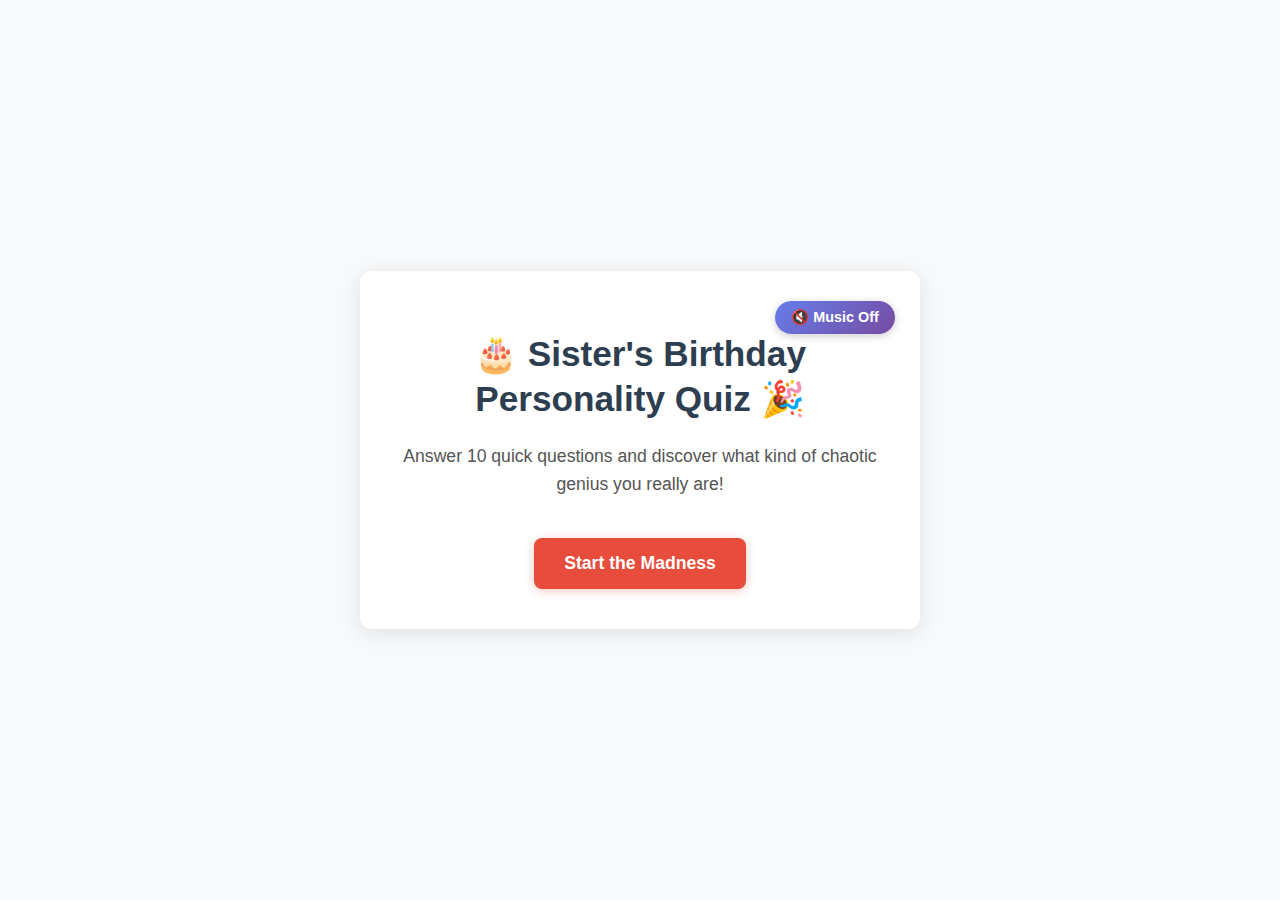
<file: index.html>
<!DOCTYPE html>
<html lang="en">
<head>
  <meta charset="UTF-8" />
  <meta name="viewport" content="width=device-width, initial-scale=1.0"/>
  <meta name="description" content="Find out what kind of chaotic genius you are with this fun personality quiz!">
  <title>Sister's Birthday Quiz</title>
  <style>
    /* Base Styles */
    * {
      box-sizing: border-box;
    }

    body {
      font-family: -apple-system, BlinkMacSystemFont, 'Segoe UI', Roboto, Oxygen, Ubuntu, Cantarell, sans-serif;
      margin: 0;
      padding: 0;
      min-height: 100vh;
      display: flex;
      align-items: center;
      justify-content: center;
      background-color: #f8f9fa;
      color: #333;
      line-height: 1.6;
      transition: all 0.5s ease-in-out;
    }

    #quiz-container {
      width: 100%;
      max-width: 600px;
      margin: 0 auto;
      padding: 20px;
    }

    .content-wrapper {
      background: white;
      border-radius: 12px;
      padding: 30px;
      box-shadow: 0 4px 20px rgba(0,0,0,0.1);
      text-align: center;
      position: relative;
    }

    .screen {
      width: 100%;
      transition: all 0.5s ease;
    }

    .hidden {
      display: none !important;
    }

    /* Header Controls */
    .header-controls {
      position: absolute;
      top: 20px;
      right: 20px;
      z-index: 10;
    }

    /* Music Toggle Button */
    .music-toggle-button {
      background: linear-gradient(135deg, #667eea 0%, #764ba2 100%);
      color: white;
      border: none;
      border-radius: 25px;
      padding: 8px 16px;
      font-size: 0.9rem;
      font-weight: 600;
      cursor: pointer;
      transition: all 0.3s ease;
      box-shadow: 0 2px 8px rgba(0,0,0,0.2);
      display: flex;
      align-items: center;
      gap: 6px;
      min-width: 120px;
      justify-content: center;
    }

    .music-toggle-button:hover {
      transform: translateY(-2px);
      box-shadow: 0 4px 12px rgba(0,0,0,0.3);
      background: linear-gradient(135deg, #764ba2 0%, #667eea 100%);
    }

    .music-toggle-button:active {
      transform: translateY(0);
    }

    .music-toggle-button.playing {
      background: linear-gradient(135deg, #ff6b6b 0%, #ffa502 100%);
      box-shadow: 0 2px 8px rgba(255, 107, 107, 0.3);
    }

    .music-toggle-button.playing:hover {
      background: linear-gradient(135deg, #ffa502 0%, #ff6b6b 100%);
      box-shadow: 0 4px 12px rgba(255, 107, 107, 0.4);
    }

    /* Typography */
    h1 {
      font-size: 2.2rem;
      margin-bottom: 20px;
      color: #2c3e50;
      line-height: 1.3;
      margin-top: 30px;
    }

    h2 {
      font-size: 1.8rem;
      margin-bottom: 20px;
      color: #2c3e50;
      margin-top: 30px;
    }

    .question-text {
      font-size: 1.4rem;
      font-weight: 600;
      margin: 25px 0;
      color: #2c3e50;
      line-height: 1.4;
    }

    .intro-text {
      font-size: 1.1rem;
      margin-bottom: 30px;
      color: #555;
    }

    .result-description {
      font-size: 1.2rem;
      margin-bottom: 30px;
      color: #444;
      line-height: 1.6;
    }

    .sister-response {
      font-style: italic;
      margin: 20px 0;
      padding: 15px;
      background: #f8f9fa;
      border-radius: 8px;
      font-size: 1.1rem;
      color: #666;
      min-height: 60px;
      display: flex;
      align-items: center;
      justify-content: center;
    }

    /* Buttons */
    button {
      padding: 15px 30px;
      font-size: 1.1rem;
      font-weight: 600;
      cursor: pointer;
      border: none;
      border-radius: 8px;
      background-color: #3498db;
      color: white;
      transition: all 0.3s ease;
      margin: 10px 5px;
      min-width: 200px;
      box-shadow: 0 2px 10px rgba(52, 152, 219, 0.3);
    }

    button:hover {
      background-color: #2980b9;
      transform: translateY(-2px);
      box-shadow: 0 4px 15px rgba(52, 152, 219, 0.4);
    }

    button:active {
      transform: translateY(0);
    }

    .start-button {
      background-color: #e74c3c;
      box-shadow: 0 2px 10px rgba(231, 76, 60, 0.3);
    }

    .start-button:hover {
      background-color: #c0392b;
      box-shadow: 0 4px 15px rgba(231, 76, 60, 0.4);
    }

    .restart-button {
      background-color: #27ae60;
      box-shadow: 0 2px 10px rgba(39, 174, 96, 0.3);
    }

    .restart-button:hover {
      background-color: #229954;
      box-shadow: 0 4px 15px rgba(39, 174, 96, 0.4);
    }

    /* Progress Bar */
    #progress-bar {
      height: 12px;
      background-color: #ecf0f1;
      border-radius: 6px;
      margin-bottom: 20px;
      overflow: hidden;
      position: relative;
    }

    .progress-fill {
      height: 100%;
      width: 0%;
      background: linear-gradient(90deg, #3498db, #2ecc71);
      border-radius: 6px;
      transition: width 0.5s ease;
    }

    .question-counter {
      font-size: 1rem;
      color: #7f8c8d;
      margin-bottom: 10px;
      font-weight: 500;
    }

    /* Answer Options */
    .answer-options {
      display: flex;
      flex-direction: column;
      gap: 15px;
      margin: 25px 0;
    }

    .answer-options button {
      text-align: center;
      padding: 18px 20px;
      font-size: 1.1rem;
      line-height: 1.4;
      min-height: 60px;
      display: flex;
      align-items: center;
      justify-content: center;
      width: 100%;
    }

    /* Responsive Design */
    @media (max-width: 768px) {
      .content-wrapper {
        padding: 20px;
        margin: 10px;
      }
      
      h1 {
        font-size: 1.8rem;
        margin-top: 50px;
      }
      
      .question-text {
        font-size: 1.2rem;
      }
      
      .answer-options button {
        padding: 15px;
        font-size: 1rem;
        min-height: 55px;
      }
      
      button {
        min-width: 160px;
        padding: 12px 20px;
        font-size: 1rem;
      }
      
      .header-controls {
        position: absolute;
        top: 15px;
        right: 15px;
      }
      
      .music-toggle-button {
        padding: 6px 12px;
        font-size: 0.8rem;
        min-width: 100px;
      }
    }

    @media (max-width: 480px) {
      .content-wrapper {
        padding: 15px;
      }
      
      h1 {
        font-size: 1.5rem;
        margin-top: 50px;
      }
      
      .question-text {
        font-size: 1.1rem;
      }
      
      .answer-options button {
        font-size: 0.95rem;
        padding: 12px 15px;
      }
      
      button {
        min-width: 140px;
        padding: 10px 15px;
        font-size: 0.95rem;
      }
      
      .header-controls {
        position: absolute;
        top: 12px;
        right: 12px;
      }
      
      .music-toggle-button {
        padding: 5px 10px;
        font-size: 0.75rem;
        min-width: 90px;
      }
    }

    /* Chaos Levels */
    .chaos-1 {
      background-color: #ffffff;
      color: #2c3e50;
    }

    .chaos-2 {
      background-color: #f8f9fa;
      color: #2c3e50;
    }

    .chaos-3 {
      background-color: #fff8e1;
      color: #e65100;
    }

    .chaos-4 {
      background-color: #fff3e0;
      color: #bf360c;
    }

    .chaos-5 {
      background-color: #fce4ec;
      color: #880e4f;
      font-family: 'Comic Sans MS', 'Marker Felt', sans-serif;
    }

    .chaos-6 {
      background: linear-gradient(135deg, #ff9a9e 0%, #fad0c4 100%);
      color: #4a148c;
      font-family: 'Comic Sans MS', 'Marker Felt', sans-serif;
    }

    .chaos-7 {
      background: repeating-linear-gradient(
        45deg,
        #ff6b6b,
        #ff6b6b 10px,
        #4ecdc4 10px,
        #4ecdc4 20px
      );
      color: white;
    }

    .chaos-8 {
      background: linear-gradient(45deg, #ff9a00, #ff0080, #00bfff, #00ff80);
      background-size: 400% 400%;
      animation: gradientShift 3s ease infinite;
      color: white;
    }

    .chaos-9 {
      background: #ff6b6b;
      color: white;
      animation: shake 0.5s infinite;
      font-family: 'Comic Sans MS', 'Marker Felt', sans-serif;
    }

    .chaos-10 {
      background: linear-gradient(0deg, #ff0080, #ff9a00, #00bfff, #00ff80);
      background-size: 400% 400%;
      animation: gradientShift 2s ease infinite, spin 4s linear infinite;
      color: white;
      text-shadow: 2px 2px 4px rgba(0,0,0,0.5);
    }

    @keyframes gradientShift {
      0% { background-position: 0% 50%; }
      50% { background-position: 100% 50%; }
      100% { background-position: 0% 50%; }
    }

    @keyframes spin {
      from { transform: rotate(0deg); }
      to { transform: rotate(360deg); }
    }

    @keyframes shake {
      0%, 100% { transform: translateX(0); }
      25% { transform: translateX(-5px); }
      75% { transform: translateX(5px); }
    }
  </style>
</head>
<body>
  <div id="quiz-container">

    <!-- Audio Player -->
    <audio id="background-music" loop>
      <source src="https://www.soundhelix.com/examples/mp3/SoundHelix-Song-1.mp3" type="audio/mpeg">
      Your browser does not support the audio element.
    </audio>

    <!-- Welcome Screen -->
    <div id="welcome-screen" class="screen">
      <div class="content-wrapper">
        <div class="header-controls">
          <button id="music-toggle-welcome" class="music-toggle-button">🔇 Music Off</button>
        </div>
        <h1>🎂 Sister's Birthday Personality Quiz 🎉</h1>
        <p class="intro-text">Answer 10 quick questions and discover what kind of chaotic genius you really are!</p>
        <button onclick="startQuiz()" class="start-button">Start the Madness</button>
      </div>
    </div>

    <!-- Question Screen -->
    <div id="question-container" class="screen hidden">
      <div class="content-wrapper">
        <div class="header-controls">
          <button id="music-toggle-question" class="music-toggle-button">🔇 Music Off</button>
        </div>
        <div id="progress-bar">
          <div class="progress-fill"></div>
        </div>
        <div class="question-counter" id="question-counter"></div>
        <div id="question-text" class="question-text"></div>
        <div id="answer-options" class="answer-options"></div>
        <div id="sister-response" class="sister-response"></div>
      </div>
    </div>

    <!-- Results Screen -->
    <div id="results-screen" class="screen hidden">
      <div class="content-wrapper">
        <div class="header-controls">
          <button id="music-toggle-results" class="music-toggle-button">🔇 Music Off</button>
        </div>
        <h2 id="result-title" class="result-title"></h2>
        <p id="result-description" class="result-description"></p>
        <button onclick="restartQuiz()" class="restart-button">Try Again?</button>
      </div>
    </div>

  </div>

  <script>
    const quizData = {
      questions: [
        {
          id: 1,
          text: "What's your ideal way to spend a Saturday morning?",
          options: [
            { text: "Sleeping in until noon", points: { A: 1 } },
            { text: "Getting an early workout at the gym", points: { B: 1 } },
            { text: "Binge-watching Netflix", points: { C: 1 } },
            { text: "Planning next week's outfits", points: { D: 1 } }
          ],
          response: "Okay, totally normal so far...",
          chaosLevel: 1
        },
        {
          id: 2,
          text: "Which emoji best describes your vibe?",
          options: [
            { text: "😴", points: { A: 1 } },
            { text: "💪", points: { B: 1 } },
            { text: "📺", points: { C: 1 } },
            { text: "👗", points: { D: 1 } }
          ],
          response: "Still vibing...",
          chaosLevel: 1
        },
        {
          id: 3,
          text: "What's your go-to snack?",
          options: [
            { text: "Cookies", points: { A: 1 } },
            { text: "Protein bar", points: { B: 1 } },
            { text: "Popcorn", points: { C: 1 } },
            { text: "Avocado toast", points: { D: 1 } }
          ],
          response: "Hmm, interesting...",
          chaosLevel: 2
        },
        {
          id: 4,
          text: "If you were a TV show character, who would it be?",
          options: [
            { text: "Chandler from Friends", points: { A: 1 } },
            { text: "Monica from Friends", points: { B: 1 } },
            { text: "Joey from Friends", points: { C: 1 } },
            { text: "Rachel from Friends", points: { D: 1 } }
          ],
          response: "Sup bro? 😏",
          chaosLevel: 3
        },
        {
          id: 5,
          text: "What's your favorite ice cream flavor?",
          options: [
            { text: "Vanilla", points: { A: 1 } },
            { text: "Chocolate", points: { B: 1 } },
            { text: "Strawberry Cheesecake", points: { C: 1 } },
            { text: "Rainbow Sherbet", points: { D: 1 } }
          ],
          response: "Slay queen 👑",
          chaosLevel: 4
        },
        {
          id: 6,
          text: "How do you handle stress?",
          options: [
            { text: "Ignore it", points: { A: 1 } },
            { text: "Work out", points: { B: 1 } },
            { text: "Talk to friends", points: { C: 1 } },
            { text: "Buy new clothes", points: { D: 1 } }
          ],
          response: "Chill vibes only 🌈",
          chaosLevel: 5
        },
        {
          id: 7,
          text: "Pick a song that matches your energy:",
          options: [
            { text: "Stayin' Alive - Bee Gees", points: { A: 1 } },
            { text: "Eye of the Tiger - Survivor", points: { B: 1 } },
            { text: "Don't Stop Me Now - Queen", points: { C: 1 } },
            { text: "Vogue - Madonna", points: { D: 1 } }
          ],
          response: "You're living!",
          chaosLevel: 6
        },
        {
          id: 8,
          text: "What's your spirit animal?",
          options: [
            { text: "Sloth", points: { A: 1 } },
            { text: "Eagle", points: { B: 1 } },
            { text: "Dolphin", points: { C: 1 } },
            { text: "Peacock", points: { D: 1 } }
          ],
          response: "Wild card detected 🔥",
          chaosLevel: 7
        },
        {
          id: 9,
          text: "Choose a quote that defines you:",
          options: [
            { text: "I'm not lazy, I'm on energy-saving mode.", points: { A: 1 } },
            { text: "Hard work beats talent when talent doesn't work hard.", points: { B: 1 } },
            { text: "Life is short, smile while you still have teeth.", points: { C: 1 } },
            { text: "I woke up like this.", points: { D: 1 } }
          ],
          response: "This is peak chaos.",
          chaosLevel: 9
        },
        {
          id: 10,
          text: "What would your ideal weekend look like?",
          options: [
            { text: "Netflix all day", points: { A: 1 } },
            { text: "Hiking with friends", points: { B: 1 } },
            { text: "Partying all night", points: { C: 1 } },
            { text: "Shopping spree", points: { D: 1 } }
          ],
          response: "MAXIMUM CHAOS MODE ACTIVATED 🚨",
          chaosLevel: 10
        }
      ],
      results: {
        A: {
          title: "The Chill Sloth 🦥",
          description: "You're the queen of low-key living. Nothing fazes you. You prefer comfort over chaos and know how to enjoy the simple pleasures of life. Your energy is calm, collected, and refreshingly honest."
        },
        B: {
          title: "The Fitness Fanatic 💪",
          description: "Discipline is your middle name. You're unstoppable when you set your mind to something. Whether it's hitting the gym or conquering life goals, you approach everything with determination and focus. You inspire others just by being you!"
        },
        C: {
          title: "The Party Animal 🎉",
          description: "You bring the fun wherever you go. Life of the party! Your energy is infectious, your laugh is contagious, and your ability to make any situation exciting is unmatched. You know how to live life to the fullest and aren't afraid to be yourself."
        },
        D: {
          title: "The Fashionista 👗",
          description: "Style is your language. You slay every outfit and know how to make an entrance. Your attention to detail and creative flair make you stand out in any crowd. You're not just following trends - you're setting them!"
        }
      }
    };

    let currentQuestionIndex = 0;
    let scores = { A: 0, B: 0, C: 0, D: 0 };
    let isMusicPlaying = false;
    let audioElement = null;

    // Initialize audio
    document.addEventListener('DOMContentLoaded', function() {
      audioElement = document.getElementById('background-music');
      
      // Set up music toggle buttons
      const toggleButtons = document.querySelectorAll('.music-toggle-button');
      toggleButtons.forEach(button => {
        button.addEventListener('click', toggleMusic);
      });
      
      // Try to set up audio
      try {
        audioElement.volume = 0.3;
      } catch (e) {
        console.log('Audio setup error:', e);
      }
    });

    function toggleMusic() {
      if (!audioElement) return;
      
      if (isMusicPlaying) {
        audioElement.pause();
        isMusicPlaying = false;
        updateMusicButtons(false);
      } else {
        audioElement.play()
          .then(() => {
            isMusicPlaying = true;
            updateMusicButtons(true);
          })
          .catch(e => {
            console.log('Playback failed:', e);
            updateMusicButtons(false);
          });
      }
    }

    function updateMusicButtons(isPlaying) {
      const buttons = document.querySelectorAll('.music-toggle-button');
      buttons.forEach(button => {
        if (isPlaying) {
          button.textContent = '🔊 Music On';
          button.classList.add('playing');
        } else {
          button.textContent = '🔇 Music Off';
          button.classList.remove('playing');
        }
      });
    }

    function startQuiz() {
      document.getElementById('welcome-screen').classList.add('hidden');
      document.getElementById('question-container').classList.remove('hidden');
      showQuestion(currentQuestionIndex);
    }

    function showQuestion(index) {
      const question = quizData.questions[index];
      const container = document.getElementById('question-container');
      const progressBar = document.querySelector('.progress-fill');
      const questionCounter = document.getElementById('question-counter');
      const questionText = document.getElementById('question-text');
      const answerOptions = document.getElementById('answer-options');
      const sisterResponse = document.getElementById('sister-response');

      // Update chaos level
      container.className = 'screen';
      container.classList.add(`chaos-${question.chaosLevel}`);

      // Progress bar
      const percent = ((index + 1) / quizData.questions.length) * 100;
      progressBar.style.width = `${percent}%`;

      // Question counter
      questionCounter.textContent = `Question ${index + 1} of ${quizData.questions.length}`;

      // Question text
      questionText.textContent = question.text;

      // Answer options
      answerOptions.innerHTML = '';
      question.options.forEach((option, i) => {
        const button = document.createElement('button');
        button.textContent = option.text;
        button.onclick = () => selectAnswer(option.points);
        answerOptions.appendChild(button);
      });

      // Sister's response
      sisterResponse.textContent = question.response || '';
    }

    function selectAnswer(points) {
      Object.keys(points).forEach(key => {
        scores[key] += points[key];
      });

      if (currentQuestionIndex < quizData.questions.length - 1) {
        currentQuestionIndex++;
        showQuestion(currentQuestionIndex);
      } else {
        calculateResult();
      }
    }

    function calculateResult() {
      let maxKey = 'A';
      let maxValue = scores[maxKey];

      Object.keys(scores).forEach(key => {
        if (scores[key] > maxValue) {
          maxValue = scores[key];
          maxKey = key;
        }
      });

      showResults(maxKey);
    }

    function showResults(type) {
      document.getElementById('question-container').classList.add('hidden');
      document.getElementById('results-screen').classList.remove('hidden');

      const result = quizData.results[type];
      document.getElementById('result-title').textContent = result.title;
      document.getElementById('result-description').textContent = result.description;
      
      // Play victory sound effect
      playVictorySound();
    }

    function playVictorySound() {
      // Create a victory sound effect using Web Audio API
      try {
        const audioContext = new (window.AudioContext || window.webkitAudioContext)();
        const oscillator = audioContext.createOscillator();
        const gainNode = audioContext.createGain();
        
        oscillator.connect(gainNode);
        gainNode.connect(audioContext.destination);
        
        oscillator.type = 'sine';
        oscillator.frequency.setValueAtTime(523.25, audioContext.currentTime); // C5
        oscillator.frequency.setValueAtTime(659.25, audioContext.currentTime + 0.1); // E5
        oscillator.frequency.setValueAtTime(783.99, audioContext.currentTime + 0.2); // G5
        
        gainNode.gain.setValueAtTime(0.3, audioContext.currentTime);
        gainNode.gain.exponentialRampToValueAtTime(0.01, audioContext.currentTime + 0.3);
        
        oscillator.start(audioContext.currentTime);
        oscillator.stop(audioContext.currentTime + 0.3);
      } catch (e) {
        console.log('Web Audio API not supported for victory sound');
      }
    }

    function restartQuiz() {
      currentQuestionIndex = 0;
      scores = { A: 0, B: 0, C: 0, D: 0 };
      document.getElementById('results-screen').classList.add('hidden');
      document.getElementById('welcome-screen').classList.remove('hidden');
      // Reset music button state
      updateMusicButtons(isMusicPlaying);
    }
  </script>
</body>
</html>
</file>
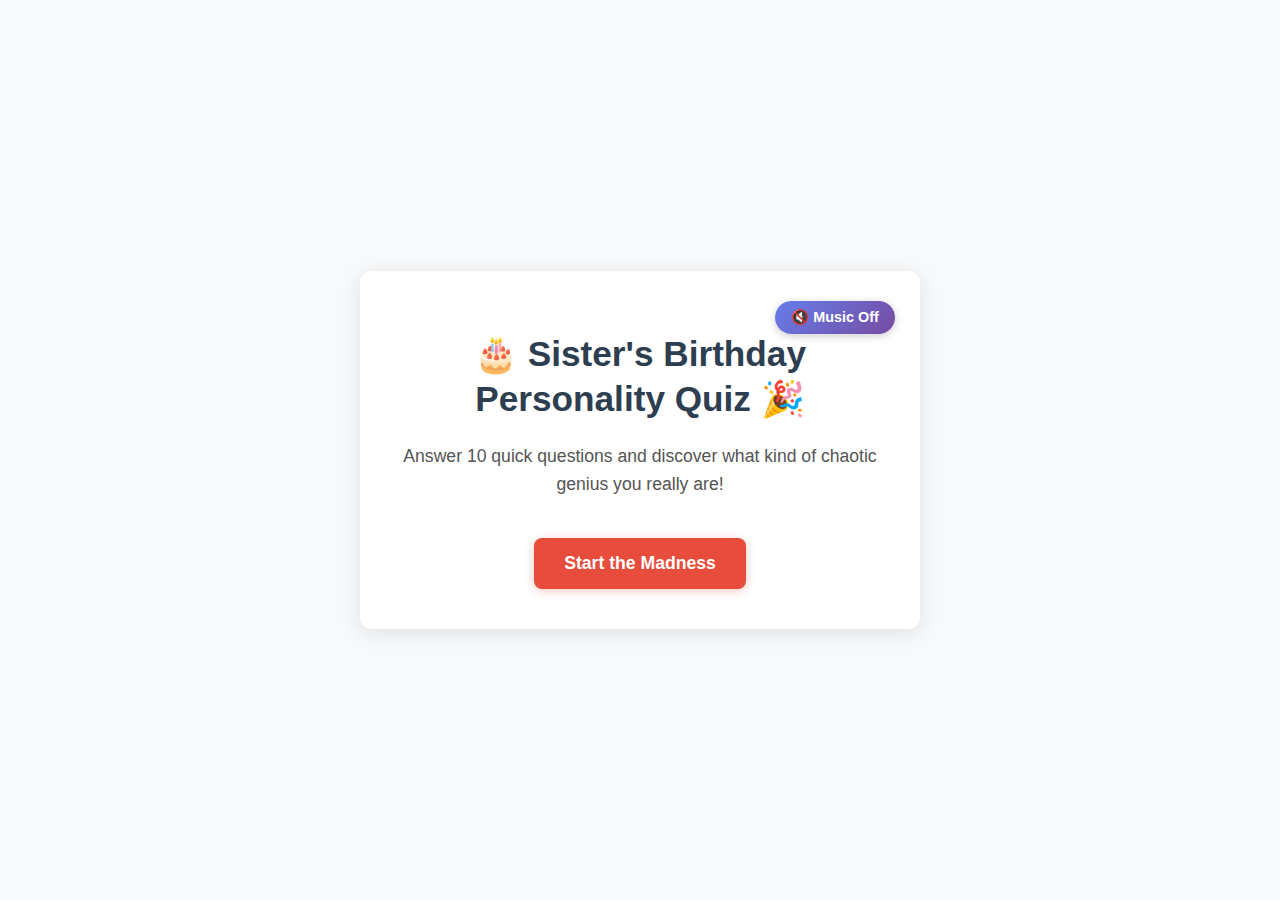
<file: Qwen_html_20250728_sqrbeijyz.html>
<!DOCTYPE html>
<html lang="en">
<head>
  <meta charset="UTF-8" />
  <meta name="viewport" content="width=device-width, initial-scale=1.0"/>
  <meta name="description" content="Find out what kind of chaotic genius you are with this fun personality quiz!">
  <title>Sister's Birthday Quiz</title>
  <style>
    /* Base Styles */
    * {
      box-sizing: border-box;
    }

    body {
      font-family: -apple-system, BlinkMacSystemFont, 'Segoe UI', Roboto, Oxygen, Ubuntu, Cantarell, sans-serif;
      margin: 0;
      padding: 0;
      min-height: 100vh;
      display: flex;
      align-items: center;
      justify-content: center;
      background-color: #f8f9fa;
      color: #333;
      line-height: 1.6;
      transition: all 0.5s ease-in-out;
    }

    #quiz-container {
      width: 100%;
      max-width: 600px;
      margin: 0 auto;
      padding: 20px;
    }

    .content-wrapper {
      background: white;
      border-radius: 12px;
      padding: 30px;
      box-shadow: 0 4px 20px rgba(0,0,0,0.1);
      text-align: center;
      position: relative;
    }

    .screen {
      width: 100%;
      transition: all 0.5s ease;
    }

    .hidden {
      display: none !important;
    }

    /* Header Controls */
    .header-controls {
      position: absolute;
      top: 20px;
      right: 20px;
      z-index: 10;
    }

    /* Music Toggle Button */
    .music-toggle-button {
      background: linear-gradient(135deg, #667eea 0%, #764ba2 100%);
      color: white;
      border: none;
      border-radius: 25px;
      padding: 8px 16px;
      font-size: 0.9rem;
      font-weight: 600;
      cursor: pointer;
      transition: all 0.3s ease;
      box-shadow: 0 2px 8px rgba(0,0,0,0.2);
      display: flex;
      align-items: center;
      gap: 6px;
      min-width: 120px;
      justify-content: center;
    }

    .music-toggle-button:hover {
      transform: translateY(-2px);
      box-shadow: 0 4px 12px rgba(0,0,0,0.3);
      background: linear-gradient(135deg, #764ba2 0%, #667eea 100%);
    }

    .music-toggle-button:active {
      transform: translateY(0);
    }

    .music-toggle-button.playing {
      background: linear-gradient(135deg, #ff6b6b 0%, #ffa502 100%);
      box-shadow: 0 2px 8px rgba(255, 107, 107, 0.3);
    }

    .music-toggle-button.playing:hover {
      background: linear-gradient(135deg, #ffa502 0%, #ff6b6b 100%);
      box-shadow: 0 4px 12px rgba(255, 107, 107, 0.4);
    }

    /* Typography */
    h1 {
      font-size: 2.2rem;
      margin-bottom: 20px;
      color: #2c3e50;
      line-height: 1.3;
      margin-top: 30px;
    }

    h2 {
      font-size: 1.8rem;
      margin-bottom: 20px;
      color: #2c3e50;
      margin-top: 30px;
    }

    .question-text {
      font-size: 1.4rem;
      font-weight: 600;
      margin: 25px 0;
      color: #2c3e50;
      line-height: 1.4;
    }

    .intro-text {
      font-size: 1.1rem;
      margin-bottom: 30px;
      color: #555;
    }

    .result-description {
      font-size: 1.2rem;
      margin-bottom: 30px;
      color: #444;
      line-height: 1.6;
    }

    .sister-response {
      font-style: italic;
      margin: 20px 0;
      padding: 15px;
      background: #f8f9fa;
      border-radius: 8px;
      font-size: 1.1rem;
      color: #666;
      min-height: 60px;
      display: flex;
      align-items: center;
      justify-content: center;
    }

    /* Buttons */
    button {
      padding: 15px 30px;
      font-size: 1.1rem;
      font-weight: 600;
      cursor: pointer;
      border: none;
      border-radius: 8px;
      background-color: #3498db;
      color: white;
      transition: all 0.3s ease;
      margin: 10px 5px;
      min-width: 200px;
      box-shadow: 0 2px 10px rgba(52, 152, 219, 0.3);
    }

    button:hover {
      background-color: #2980b9;
      transform: translateY(-2px);
      box-shadow: 0 4px 15px rgba(52, 152, 219, 0.4);
    }

    button:active {
      transform: translateY(0);
    }

    .start-button {
      background-color: #e74c3c;
      box-shadow: 0 2px 10px rgba(231, 76, 60, 0.3);
    }

    .start-button:hover {
      background-color: #c0392b;
      box-shadow: 0 4px 15px rgba(231, 76, 60, 0.4);
    }

    .restart-button {
      background-color: #27ae60;
      box-shadow: 0 2px 10px rgba(39, 174, 96, 0.3);
    }

    .restart-button:hover {
      background-color: #229954;
      box-shadow: 0 4px 15px rgba(39, 174, 96, 0.4);
    }

    /* Progress Bar */
    #progress-bar {
      height: 12px;
      background-color: #ecf0f1;
      border-radius: 6px;
      margin-bottom: 20px;
      overflow: hidden;
      position: relative;
    }

    .progress-fill {
      height: 100%;
      width: 0%;
      background: linear-gradient(90deg, #3498db, #2ecc71);
      border-radius: 6px;
      transition: width 0.5s ease;
    }

    .question-counter {
      font-size: 1rem;
      color: #7f8c8d;
      margin-bottom: 10px;
      font-weight: 500;
    }

    /* Answer Options */
    .answer-options {
      display: flex;
      flex-direction: column;
      gap: 15px;
      margin: 25px 0;
    }

    .answer-options button {
      text-align: center;
      padding: 18px 20px;
      font-size: 1.1rem;
      line-height: 1.4;
      min-height: 60px;
      display: flex;
      align-items: center;
      justify-content: center;
      width: 100%;
    }

    /* Responsive Design */
    @media (max-width: 768px) {
      .content-wrapper {
        padding: 20px;
        margin: 10px;
      }
      
      h1 {
        font-size: 1.8rem;
        margin-top: 50px;
      }
      
      .question-text {
        font-size: 1.2rem;
      }
      
      .answer-options button {
        padding: 15px;
        font-size: 1rem;
        min-height: 55px;
      }
      
      button {
        min-width: 160px;
        padding: 12px 20px;
        font-size: 1rem;
      }
      
      .header-controls {
        position: absolute;
        top: 15px;
        right: 15px;
      }
      
      .music-toggle-button {
        padding: 6px 12px;
        font-size: 0.8rem;
        min-width: 100px;
      }
    }

    @media (max-width: 480px) {
      .content-wrapper {
        padding: 15px;
      }
      
      h1 {
        font-size: 1.5rem;
        margin-top: 50px;
      }
      
      .question-text {
        font-size: 1.1rem;
      }
      
      .answer-options button {
        font-size: 0.95rem;
        padding: 12px 15px;
      }
      
      button {
        min-width: 140px;
        padding: 10px 15px;
        font-size: 0.95rem;
      }
      
      .header-controls {
        position: absolute;
        top: 12px;
        right: 12px;
      }
      
      .music-toggle-button {
        padding: 5px 10px;
        font-size: 0.75rem;
        min-width: 90px;
      }
    }

    /* Chaos Levels */
    .chaos-1 {
      background-color: #ffffff;
      color: #2c3e50;
    }

    .chaos-2 {
      background-color: #f8f9fa;
      color: #2c3e50;
    }

    .chaos-3 {
      background-color: #fff8e1;
      color: #e65100;
    }

    .chaos-4 {
      background-color: #fff3e0;
      color: #bf360c;
    }

    .chaos-5 {
      background-color: #fce4ec;
      color: #880e4f;
      font-family: 'Comic Sans MS', 'Marker Felt', sans-serif;
    }

    .chaos-6 {
      background: linear-gradient(135deg, #ff9a9e 0%, #fad0c4 100%);
      color: #4a148c;
      font-family: 'Comic Sans MS', 'Marker Felt', sans-serif;
    }

    .chaos-7 {
      background: repeating-linear-gradient(
        45deg,
        #ff6b6b,
        #ff6b6b 10px,
        #4ecdc4 10px,
        #4ecdc4 20px
      );
      color: white;
    }

    .chaos-8 {
      background: linear-gradient(45deg, #ff9a00, #ff0080, #00bfff, #00ff80);
      background-size: 400% 400%;
      animation: gradientShift 3s ease infinite;
      color: white;
    }

    .chaos-9 {
      background: #ff6b6b;
      color: white;
      animation: shake 0.5s infinite;
      font-family: 'Comic Sans MS', 'Marker Felt', sans-serif;
    }

    .chaos-10 {
      background: linear-gradient(0deg, #ff0080, #ff9a00, #00bfff, #00ff80);
      background-size: 400% 400%;
      animation: gradientShift 2s ease infinite, spin 4s linear infinite;
      color: white;
      text-shadow: 2px 2px 4px rgba(0,0,0,0.5);
    }

    @keyframes gradientShift {
      0% { background-position: 0% 50%; }
      50% { background-position: 100% 50%; }
      100% { background-position: 0% 50%; }
    }

    @keyframes spin {
      from { transform: rotate(0deg); }
      to { transform: rotate(360deg); }
    }

    @keyframes shake {
      0%, 100% { transform: translateX(0); }
      25% { transform: translateX(-5px); }
      75% { transform: translateX(5px); }
    }
  </style>
</head>
<body>
  <div id="quiz-container">

    <!-- Audio Player -->
    <audio id="background-music" loop>
      <source src="https://www.soundhelix.com/examples/mp3/SoundHelix-Song-1.mp3" type="audio/mpeg">
      Your browser does not support the audio element.
    </audio>

    <!-- Welcome Screen -->
    <div id="welcome-screen" class="screen">
      <div class="content-wrapper">
        <div class="header-controls">
          <button id="music-toggle-welcome" class="music-toggle-button">🔇 Music Off</button>
        </div>
        <h1>🎂 Sister's Birthday Personality Quiz 🎉</h1>
        <p class="intro-text">Answer 10 quick questions and discover what kind of chaotic genius you really are!</p>
        <button onclick="startQuiz()" class="start-button">Start the Madness</button>
      </div>
    </div>

    <!-- Question Screen -->
    <div id="question-container" class="screen hidden">
      <div class="content-wrapper">
        <div class="header-controls">
          <button id="music-toggle-question" class="music-toggle-button">🔇 Music Off</button>
        </div>
        <div id="progress-bar">
          <div class="progress-fill"></div>
        </div>
        <div class="question-counter" id="question-counter"></div>
        <div id="question-text" class="question-text"></div>
        <div id="answer-options" class="answer-options"></div>
        <div id="sister-response" class="sister-response"></div>
      </div>
    </div>

    <!-- Results Screen -->
    <div id="results-screen" class="screen hidden">
      <div class="content-wrapper">
        <div class="header-controls">
          <button id="music-toggle-results" class="music-toggle-button">🔇 Music Off</button>
        </div>
        <h2 id="result-title" class="result-title"></h2>
        <p id="result-description" class="result-description"></p>
        <button onclick="restartQuiz()" class="restart-button">Try Again?</button>
      </div>
    </div>

  </div>

  <script>
    const quizData = {
      questions: [
        {
          id: 1,
          text: "What's your ideal way to spend a Saturday morning?",
          options: [
            { text: "Sleeping in until noon", points: { A: 1 } },
            { text: "Getting an early workout at the gym", points: { B: 1 } },
            { text: "Binge-watching Netflix", points: { C: 1 } },
            { text: "Planning next week's outfits", points: { D: 1 } }
          ],
          response: "Okay, totally normal so far...",
          chaosLevel: 1
        },
        {
          id: 2,
          text: "Which emoji best describes your vibe?",
          options: [
            { text: "😴", points: { A: 1 } },
            { text: "💪", points: { B: 1 } },
            { text: "📺", points: { C: 1 } },
            { text: "👗", points: { D: 1 } }
          ],
          response: "Still vibing...",
          chaosLevel: 1
        },
        {
          id: 3,
          text: "What's your go-to snack?",
          options: [
            { text: "Cookies", points: { A: 1 } },
            { text: "Protein bar", points: { B: 1 } },
            { text: "Popcorn", points: { C: 1 } },
            { text: "Avocado toast", points: { D: 1 } }
          ],
          response: "Hmm, interesting...",
          chaosLevel: 2
        },
        {
          id: 4,
          text: "If you were a TV show character, who would it be?",
          options: [
            { text: "Chandler from Friends", points: { A: 1 } },
            { text: "Monica from Friends", points: { B: 1 } },
            { text: "Joey from Friends", points: { C: 1 } },
            { text: "Rachel from Friends", points: { D: 1 } }
          ],
          response: "Sup bro? 😏",
          chaosLevel: 3
        },
        {
          id: 5,
          text: "What's your favorite ice cream flavor?",
          options: [
            { text: "Vanilla", points: { A: 1 } },
            { text: "Chocolate", points: { B: 1 } },
            { text: "Strawberry Cheesecake", points: { C: 1 } },
            { text: "Rainbow Sherbet", points: { D: 1 } }
          ],
          response: "Slay queen 👑",
          chaosLevel: 4
        },
        {
          id: 6,
          text: "How do you handle stress?",
          options: [
            { text: "Ignore it", points: { A: 1 } },
            { text: "Work out", points: { B: 1 } },
            { text: "Talk to friends", points: { C: 1 } },
            { text: "Buy new clothes", points: { D: 1 } }
          ],
          response: "Chill vibes only 🌈",
          chaosLevel: 5
        },
        {
          id: 7,
          text: "Pick a song that matches your energy:",
          options: [
            { text: "Stayin' Alive - Bee Gees", points: { A: 1 } },
            { text: "Eye of the Tiger - Survivor", points: { B: 1 } },
            { text: "Don't Stop Me Now - Queen", points: { C: 1 } },
            { text: "Vogue - Madonna", points: { D: 1 } }
          ],
          response: "You're living!",
          chaosLevel: 6
        },
        {
          id: 8,
          text: "What's your spirit animal?",
          options: [
            { text: "Sloth", points: { A: 1 } },
            { text: "Eagle", points: { B: 1 } },
            { text: "Dolphin", points: { C: 1 } },
            { text: "Peacock", points: { D: 1 } }
          ],
          response: "Wild card detected 🔥",
          chaosLevel: 7
        },
        {
          id: 9,
          text: "Choose a quote that defines you:",
          options: [
            { text: "I'm not lazy, I'm on energy-saving mode.", points: { A: 1 } },
            { text: "Hard work beats talent when talent doesn't work hard.", points: { B: 1 } },
            { text: "Life is short, smile while you still have teeth.", points: { C: 1 } },
            { text: "I woke up like this.", points: { D: 1 } }
          ],
          response: "This is peak chaos.",
          chaosLevel: 9
        },
        {
          id: 10,
          text: "What would your ideal weekend look like?",
          options: [
            { text: "Netflix and chill", points: { A: 1 } },
            { text: "Hiking with friends", points: { B: 1 } },
            { text: "Partying all night", points: { C: 1 } },
            { text: "Shopping spree", points: { D: 1 } }
          ],
          response: "MAXIMUM CHAOS MODE ACTIVATED 🚨",
          chaosLevel: 10
        }
      ],
      results: {
        A: {
          title: "The Chill Sloth 🦥",
          description: "You're the king of low-key living. Nothing fazes you. You prefer comfort over chaos and know how to enjoy the simple pleasures of life. Your energy is calm, collected, and refreshingly honest."
        },
        B: {
          title: "The Fitness Fanatic 💪",
          description: "Discipline is your middle name. You're unstoppable when you set your mind to something. Whether it's hitting the gym or conquering life goals, you approach everything with determination and focus. You inspire others just by being you!"
        },
        C: {
          title: "The Party Animal 🎉",
          description: "You bring the fun wherever you go. Life of the party! Your energy is infectious, your laugh is contagious, and your ability to make any situation exciting is unmatched. You know how to live life to the fullest and aren't afraid to be yourself."
        },
        D: {
          title: "The Fashionista 👗",
          description: "Style is your language. You slay every outfit and know how to make an entrance. Your attention to detail and creative flair make you stand out in any crowd. You're not just following trends - you're setting them!"
        }
      }
    };

    let currentQuestionIndex = 0;
    let scores = { A: 0, B: 0, C: 0, D: 0 };
    let isMusicPlaying = false;
    let audioElement = null;

    // Initialize audio
    document.addEventListener('DOMContentLoaded', function() {
      audioElement = document.getElementById('background-music');
      
      // Set up music toggle buttons
      const toggleButtons = document.querySelectorAll('.music-toggle-button');
      toggleButtons.forEach(button => {
        button.addEventListener('click', toggleMusic);
      });
      
      // Try to set up audio
      try {
        audioElement.volume = 0.3;
      } catch (e) {
        console.log('Audio setup error:', e);
      }
    });

    function toggleMusic() {
      if (!audioElement) return;
      
      if (isMusicPlaying) {
        audioElement.pause();
        isMusicPlaying = false;
        updateMusicButtons(false);
      } else {
        audioElement.play()
          .then(() => {
            isMusicPlaying = true;
            updateMusicButtons(true);
          })
          .catch(e => {
            console.log('Playback failed:', e);
            updateMusicButtons(false);
          });
      }
    }

    function updateMusicButtons(isPlaying) {
      const buttons = document.querySelectorAll('.music-toggle-button');
      buttons.forEach(button => {
        if (isPlaying) {
          button.textContent = '🔊 Music On';
          button.classList.add('playing');
        } else {
          button.textContent = '🔇 Music Off';
          button.classList.remove('playing');
        }
      });
    }

    function startQuiz() {
      document.getElementById('welcome-screen').classList.add('hidden');
      document.getElementById('question-container').classList.remove('hidden');
      showQuestion(currentQuestionIndex);
    }

    function showQuestion(index) {
      const question = quizData.questions[index];
      const container = document.getElementById('question-container');
      const progressBar = document.querySelector('.progress-fill');
      const questionCounter = document.getElementById('question-counter');
      const questionText = document.getElementById('question-text');
      const answerOptions = document.getElementById('answer-options');
      const sisterResponse = document.getElementById('sister-response');

      // Update chaos level
      container.className = 'screen';
      container.classList.add(`chaos-${question.chaosLevel}`);

      // Progress bar
      const percent = ((index + 1) / quizData.questions.length) * 100;
      progressBar.style.width = `${percent}%`;

      // Question counter
      questionCounter.textContent = `Question ${index + 1} of ${quizData.questions.length}`;

      // Question text
      questionText.textContent = question.text;

      // Answer options
      answerOptions.innerHTML = '';
      question.options.forEach((option, i) => {
        const button = document.createElement('button');
        button.textContent = option.text;
        button.onclick = () => selectAnswer(option.points);
        answerOptions.appendChild(button);
      });

      // Sister's response
      sisterResponse.textContent = question.response || '';
    }

    function selectAnswer(points) {
      Object.keys(points).forEach(key => {
        scores[key] += points[key];
      });

      if (currentQuestionIndex < quizData.questions.length - 1) {
        currentQuestionIndex++;
        showQuestion(currentQuestionIndex);
      } else {
        calculateResult();
      }
    }

    function calculateResult() {
      let maxKey = 'A';
      let maxValue = scores[maxKey];

      Object.keys(scores).forEach(key => {
        if (scores[key] > maxValue) {
          maxValue = scores[key];
          maxKey = key;
        }
      });

      showResults(maxKey);
    }

    function showResults(type) {
      document.getElementById('question-container').classList.add('hidden');
      document.getElementById('results-screen').classList.remove('hidden');

      const result = quizData.results[type];
      document.getElementById('result-title').textContent = result.title;
      document.getElementById('result-description').textContent = result.description;
      
      // Play victory sound effect
      playVictorySound();
    }

    function playVictorySound() {
      // Create a victory sound effect using Web Audio API
      try {
        const audioContext = new (window.AudioContext || window.webkitAudioContext)();
        const oscillator = audioContext.createOscillator();
        const gainNode = audioContext.createGain();
        
        oscillator.connect(gainNode);
        gainNode.connect(audioContext.destination);
        
        oscillator.type = 'sine';
        oscillator.frequency.setValueAtTime(523.25, audioContext.currentTime); // C5
        oscillator.frequency.setValueAtTime(659.25, audioContext.currentTime + 0.1); // E5
        oscillator.frequency.setValueAtTime(783.99, audioContext.currentTime + 0.2); // G5
        
        gainNode.gain.setValueAtTime(0.3, audioContext.currentTime);
        gainNode.gain.exponentialRampToValueAtTime(0.01, audioContext.currentTime + 0.3);
        
        oscillator.start(audioContext.currentTime);
        oscillator.stop(audioContext.currentTime + 0.3);
      } catch (e) {
        console.log('Web Audio API not supported for victory sound');
      }
    }

    function restartQuiz() {
      currentQuestionIndex = 0;
      scores = { A: 0, B: 0, C: 0, D: 0 };
      document.getElementById('results-screen').classList.add('hidden');
      document.getElementById('welcome-screen').classList.remove('hidden');
      // Reset music button state
      updateMusicButtons(isMusicPlaying);
    }
  </script>
</body>
</html>
</file>
